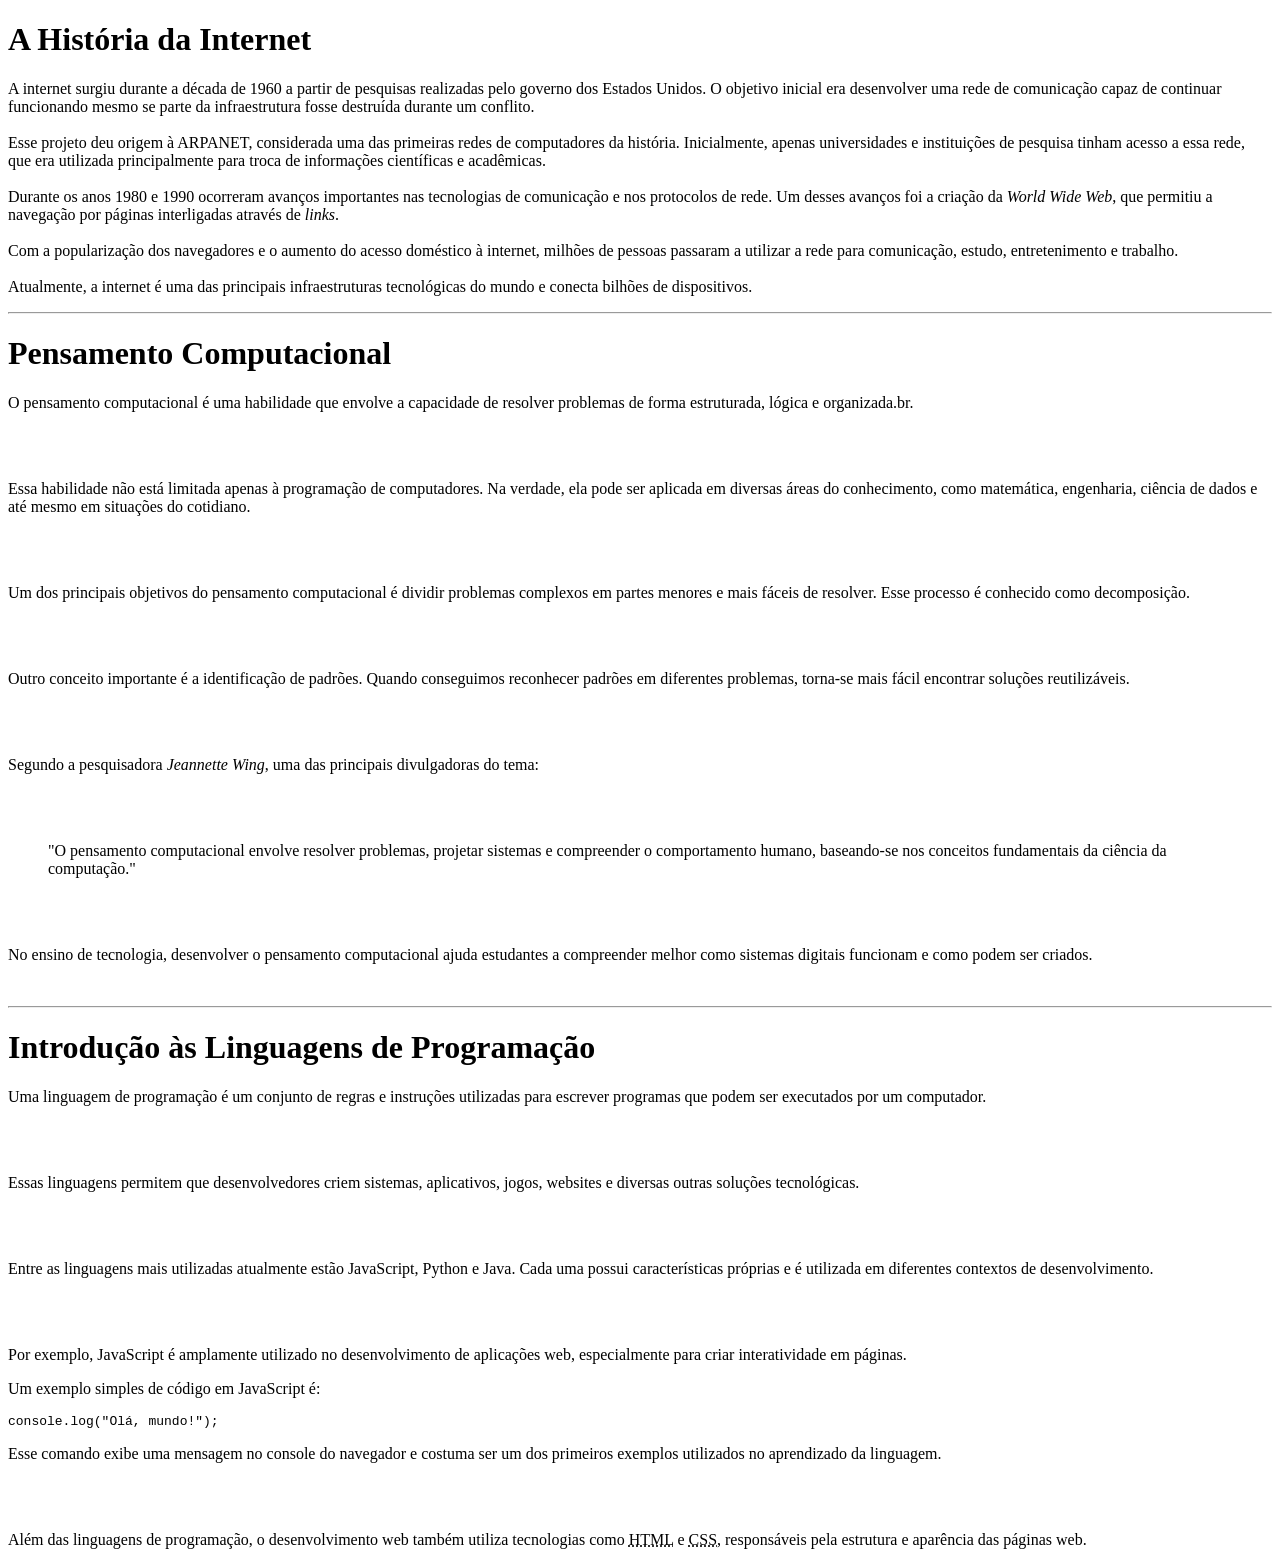
<file: atv1/index.html>
<!DOCTYPE html>
<html lang="pt-br">
<head>
    <meta charset="UTF-8">
    <meta name="viewport" content="width=device-width, initial-scale=1.0">
    <title>Atividade 1</title>
</head>
<body>
    <h1>A História da Internet</h1>
    <p>A internet surgiu durante a década de 1960 a partir de pesquisas realizadas pelo governo dos Estados Unidos. O objetivo inicial era desenvolver uma rede de comunicação capaz de continuar funcionando mesmo se parte da infraestrutura fosse destruída durante um conflito.<br><br>


    Esse projeto deu origem à ARPANET, considerada uma das primeiras redes de computadores da história. Inicialmente, apenas universidades e instituições de pesquisa tinham acesso a essa rede, que era utilizada principalmente para troca de informações científicas e acadêmicas.<br><br>


    Durante os anos 1980 e 1990 ocorreram avanços importantes nas tecnologias de comunicação e nos protocolos de rede. Um desses avanços foi a criação da <em>World Wide Web</em>, que permitiu a navegação por páginas interligadas através de <em>links</em>.<br><br>


    Com a popularização dos navegadores e o aumento do acesso doméstico à internet, milhões de pessoas passaram a utilizar a rede para comunicação, estudo, entretenimento e trabalho.<br><br>


    Atualmente, a internet é uma das principais infraestruturas tecnológicas do mundo e conecta bilhões de dispositivos.<br></p>

    <hr>

    <h1>Pensamento Computacional</h1>

    <p>O pensamento computacional é uma habilidade que envolve a capacidade de resolver problemas de forma estruturada, lógica e organizada.br.</p><br><br>

    <p>Essa habilidade não está limitada apenas à programação de computadores. Na verdade, ela pode ser aplicada em diversas áreas do conhecimento, como matemática, engenharia, ciência de dados e até mesmo em situações do cotidiano.</p><br><br>

    <p>Um dos principais objetivos do pensamento computacional é dividir problemas complexos em partes menores e mais fáceis de resolver. Esse processo é conhecido como decomposição.</p><br><br>

    <p>Outro conceito importante é a identificação de padrões. Quando conseguimos reconhecer padrões em diferentes problemas, torna-se mais fácil encontrar soluções reutilizáveis.</p><br><br>

    <p>Segundo a pesquisadora <cite>Jeannette Wing</cite>, uma das principais divulgadoras do tema:</p><br><br>

    <blockquote>"O pensamento computacional envolve resolver problemas, projetar sistemas e compreender o comportamento humano, baseando-se nos conceitos fundamentais da ciência da computação."</blockquote><br><br>

    <p>No ensino de tecnologia, desenvolver o pensamento computacional ajuda estudantes a compreender melhor como sistemas digitais funcionam e como podem ser criados.</p><br>

    <hr>

    <h1>Introdução às Linguagens de Programação</h1>

    <p>Uma linguagem de programação é um conjunto de regras e instruções utilizadas para escrever programas que podem ser executados por um computador.</p><br><br>

    <p>Essas linguagens permitem que desenvolvedores criem sistemas, aplicativos, jogos, websites e diversas outras soluções tecnológicas.</p><br><br>

    <p>Entre as linguagens mais utilizadas atualmente estão JavaScript, Python e Java. Cada uma possui características próprias e é utilizada em diferentes contextos de desenvolvimento.</p><br><br>

    <p>Por exemplo, JavaScript é amplamente utilizado no desenvolvimento de aplicações web, especialmente para criar interatividade em páginas.</p>

    <p>Um exemplo simples de código em JavaScript é:</p>

    <pre><code>console.log("Olá, mundo!");</code></pre>

    <p>Esse comando exibe uma mensagem no console do navegador e costuma ser um dos primeiros exemplos utilizados no aprendizado da linguagem.</p><br><br>

    <p>Além das linguagens de programação, o desenvolvimento web também utiliza tecnologias como <abbr title="HyperText Markup Language">HTML</abbr> e <abbr title="Cascading Style Sheets">CSS</abbr>, responsáveis pela estrutura e aparência das páginas web.</p>
</body>
</html>
</file>
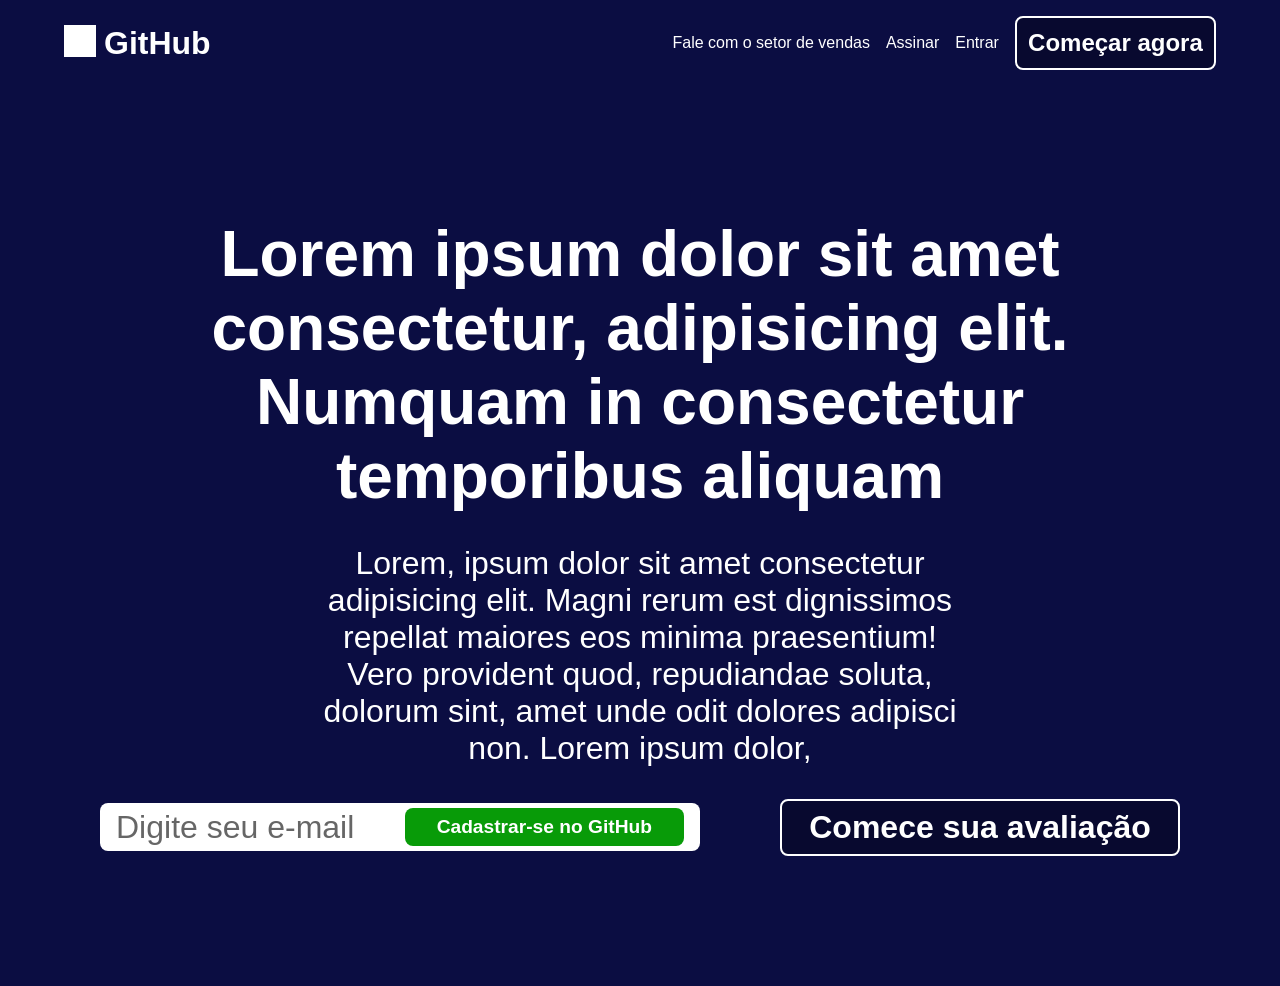
<file: atv3/ex3/index.html>
<!DOCTYPE html>
<html lang="en">
<head>
    <meta charset="UTF-8">
    <meta name="viewport" content="width=device-width, initial-scale=1.0">
    <title>Exercício 3</title>
    <link rel="stylesheet" href="style.css">
</head>
<body>
    <header>
        <div id="logo">
            <div id="icon"></div>
            <h1>GitHub</h1>
        </div>
        <nav>
            <ul>
                <li>Fale com o setor de vendas</li>
                <li>Assinar</li>
                <li>Entrar</li>
                <li class="button">Começar agora</li>
            </ul>
        </nav>
    </header>

    

    <main>
        <section id="section-text">
            <h2>Lorem ipsum dolor sit amet consectetur, adipisicing elit. Numquam in consectetur temporibus aliquam</h2>
            <p>Lorem, ipsum dolor sit amet consectetur adipisicing elit. Magni rerum est dignissimos repellat maiores eos minima praesentium! Vero provident quod, repudiandae soluta, dolorum sint, amet unde odit dolores adipisci non. Lorem ipsum dolor, </p>
            <div id="buttons-section">
                <div id="button_1">
                    <p>Digite seu e-mail</p>
                    <button id="green-button">Cadastrar-se no GitHub</button>
                </div>
                <div id="button_2">
                    <p>Comece sua avaliação</p>
                </div>
            </div>
        </section>
    </main>

</body>
</html>
</file>
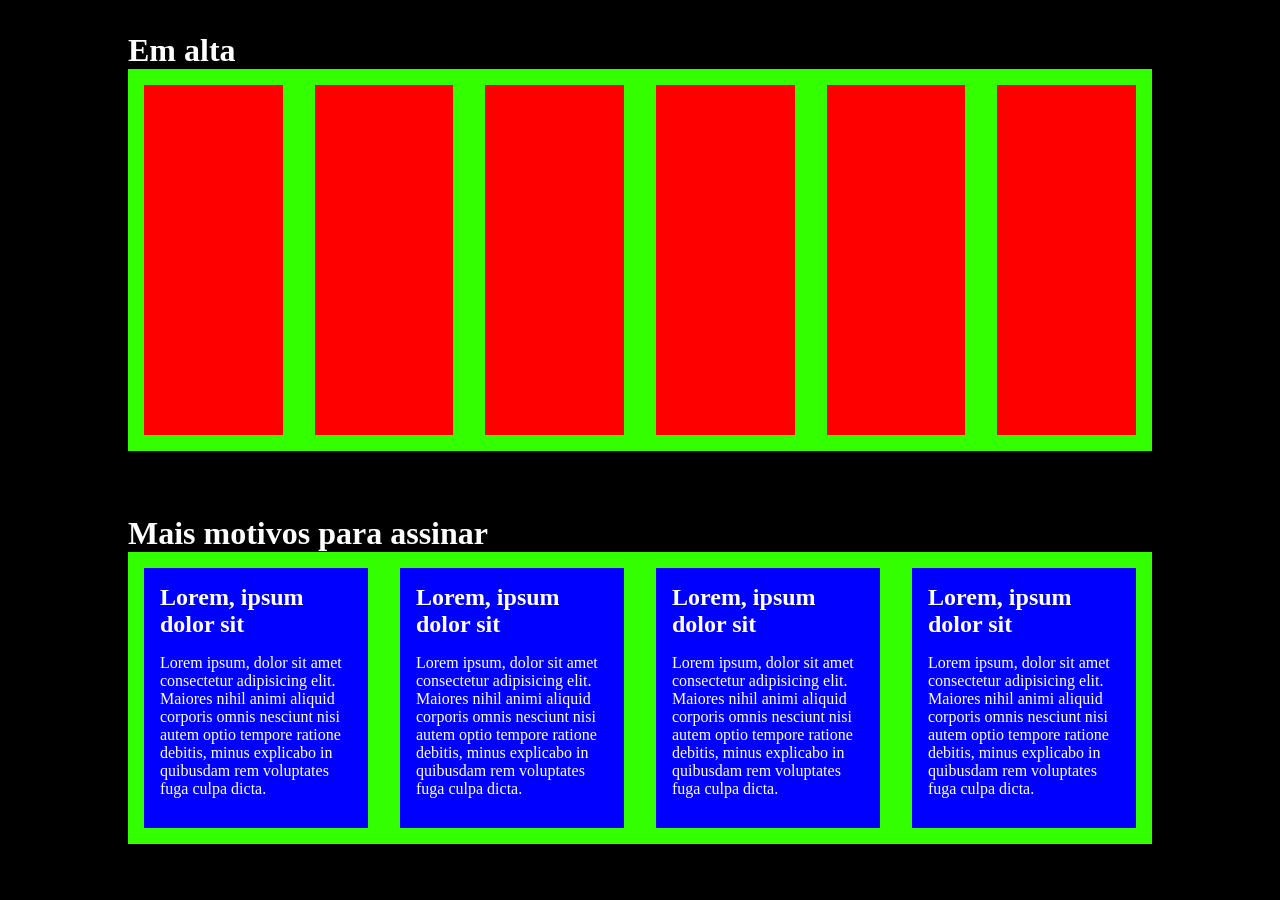
<file: atv3/ex4/index.html>
<!DOCTYPE html>
<html lang="en">
<head>
    <meta charset="UTF-8">
    <meta name="viewport" content="width=device-width, initial-scale=1.0">
    <title>Document</title>
    <link rel="stylesheet" href="style.css">
</head>
<body>
    <section class="sections">
        <h1>Em alta</h1>
        <div class="cards-section">
            <div class="serie-card"></div>
            <div class="serie-card"></div>
            <div class="serie-card"></div>
            <div class="serie-card"></div>
            <div class="serie-card"></div>
            <div class="serie-card"></div>
        </div>
    </section>
    <section class="sections">
        <h1>Mais motivos para assinar</h1>
        <div class="cards-section">
            <div class="info-card">
                <h2 class="info-card-title">Lorem, ipsum dolor sit</h2>
                <p class="info-card-text">Lorem ipsum, dolor sit amet consectetur adipisicing elit. Maiores nihil animi aliquid corporis omnis nesciunt nisi autem optio tempore ratione debitis, minus explicabo in quibusdam rem voluptates fuga culpa dicta.</p>
                <div class="info-card-icon"></div>
            </div>
            <div class="info-card">
                <h2 class="info-card-title">Lorem, ipsum dolor sit</h2>
                <p class="info-card-text">Lorem ipsum, dolor sit amet consectetur adipisicing elit. Maiores nihil animi aliquid corporis omnis nesciunt nisi autem optio tempore ratione debitis, minus explicabo in quibusdam rem voluptates fuga culpa dicta.</p>
                <div class="info-card-icon"></div>
            </div>
            <div class="info-card">
                <h2 class="info-card-title">Lorem, ipsum dolor sit</h2>
                <p class="info-card-text">Lorem ipsum, dolor sit amet consectetur adipisicing elit. Maiores nihil animi aliquid corporis omnis nesciunt nisi autem optio tempore ratione debitis, minus explicabo in quibusdam rem voluptates fuga culpa dicta.</p>
                <div class="info-card-icon"></div>
            </div>
            <div class="info-card">
                <h2 class="info-card-title">Lorem, ipsum dolor sit</h2>
                <p class="info-card-text">Lorem ipsum, dolor sit amet consectetur adipisicing elit. Maiores nihil animi aliquid corporis omnis nesciunt nisi autem optio tempore ratione debitis, minus explicabo in quibusdam rem voluptates fuga culpa dicta.</p>
                <div class="info-card-icon"></div>
            </div>
        </div>
    </section>
</body>
</html>
</file>
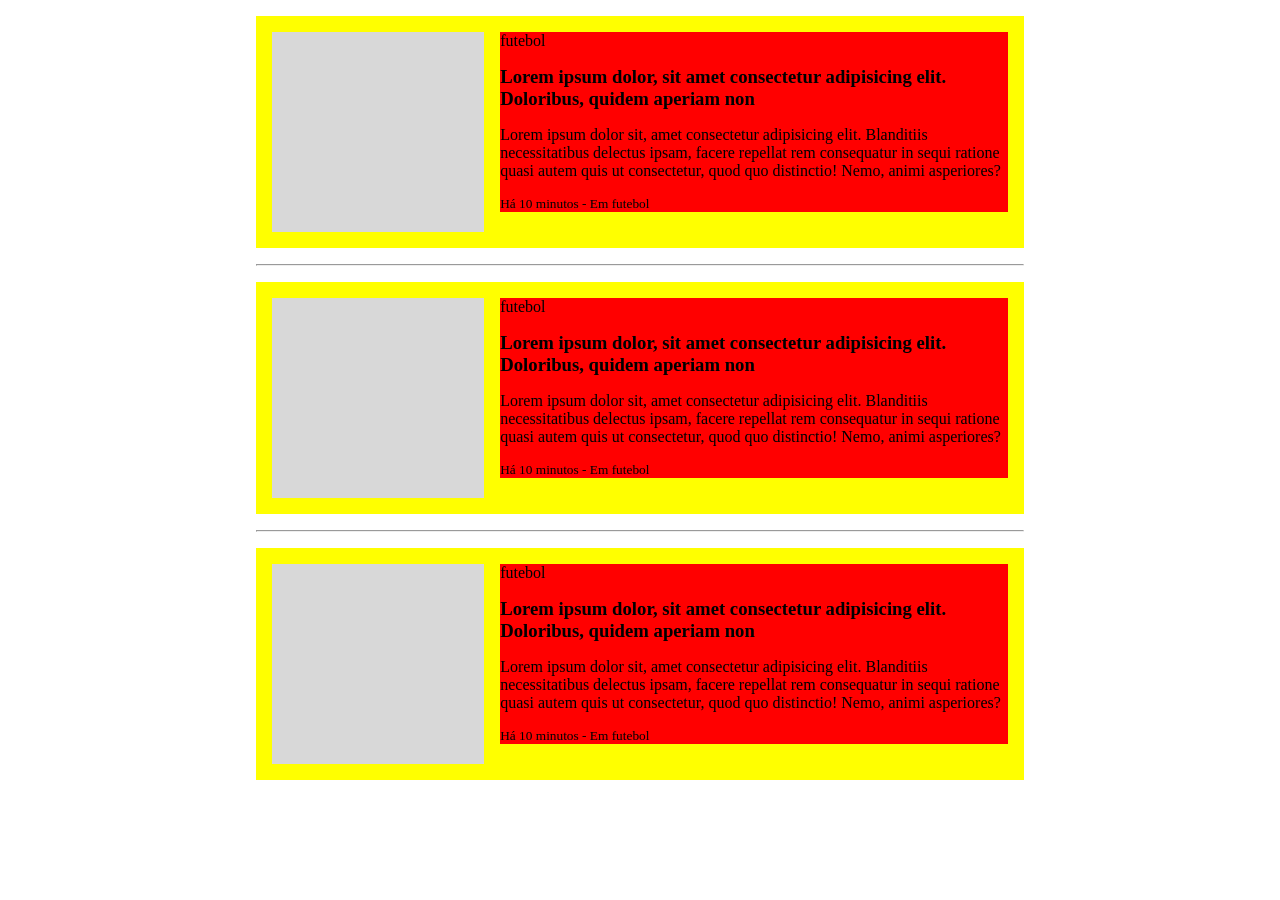
<file: atv3/ex5/index.html>
<!DOCTYPE html>
<html lang="en">
<head>
    <meta charset="UTF-8">
    <meta name="viewport" content="width=device-width, initial-scale=1.0">
    <title>Document</title>
    <link rel="stylesheet" href="style.css">
</head>
<body>
    <section class="news-body">
        <div class="news-image"></div>
        <article class="news-message">
            <p class="news-flag">futebol</p>
            <h1 class="news-title">Lorem ipsum dolor, sit amet consectetur adipisicing elit. Doloribus, quidem aperiam non</h1>
            <p class="news-desc">Lorem ipsum dolor sit, amet consectetur adipisicing elit. Blanditiis necessitatibus delectus ipsam, facere repellat rem consequatur in sequi ratione quasi autem quis ut consectetur, quod quo distinctio! Nemo, animi asperiores?</p>
            <small class="time-stamp">Há 10 minutos - Em futebol</small>
        </article>
    </section>
    <hr>
    <section class="news-body">
        <div class="news-image"></div>
        <article class="news-message">
            <p class="news-flag">futebol</p>
            <h1 class="news-title">Lorem ipsum dolor, sit amet consectetur adipisicing elit. Doloribus, quidem aperiam non</h1>
            <p class="news-desc">Lorem ipsum dolor sit, amet consectetur adipisicing elit. Blanditiis necessitatibus delectus ipsam, facere repellat rem consequatur in sequi ratione quasi autem quis ut consectetur, quod quo distinctio! Nemo, animi asperiores?</p>
            <small class="time-stamp">Há 10 minutos - Em futebol</small>
        </article>
    </section>
    <hr>
    <section class="news-body">
        <div class="news-image"></div>
        <article class="news-message">
            <p class="news-flag">futebol</p>
            <h1 class="news-title">Lorem ipsum dolor, sit amet consectetur adipisicing elit. Doloribus, quidem aperiam non</h1>
            <p class="news-desc">Lorem ipsum dolor sit, amet consectetur adipisicing elit. Blanditiis necessitatibus delectus ipsam, facere repellat rem consequatur in sequi ratione quasi autem quis ut consectetur, quod quo distinctio! Nemo, animi asperiores?</p>
            <small class="time-stamp">Há 10 minutos - Em futebol</small>
        </article>
    </section>
</body>
</html>
</file>
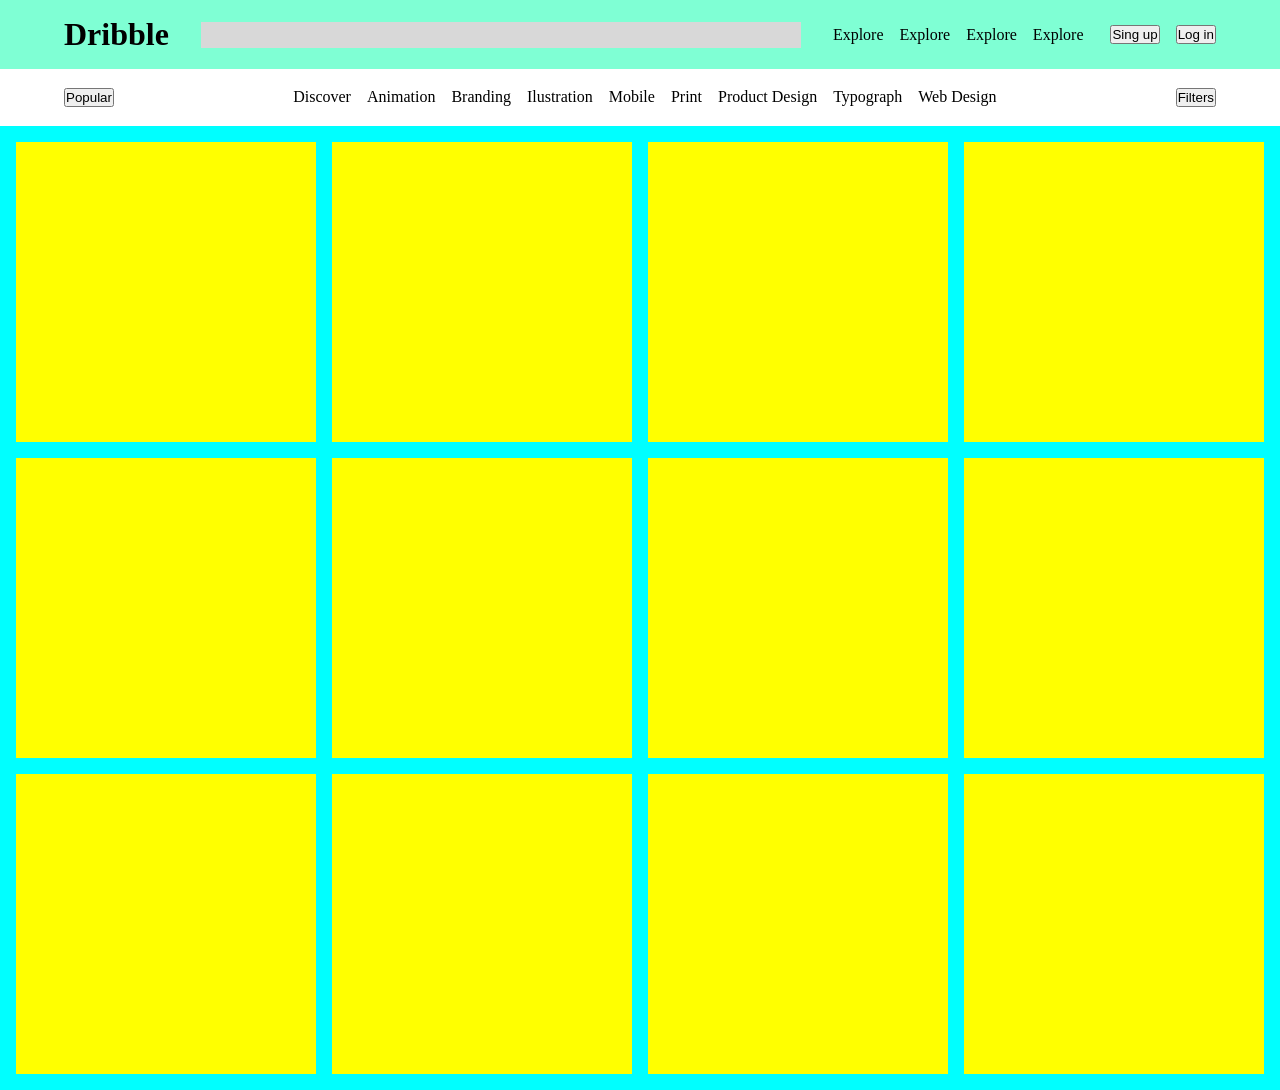
<file: atv3/ex6/index.html>
<!DOCTYPE html>
<html lang="en">
<head>
    <meta charset="UTF-8">
    <meta name="viewport" content="width=device-width, initial-scale=1.0">
    <title>Document</title>
    <link rel="stylesheet" href="style.css">
</head>
<body>
    <header>
        <div id="header-section">
            <h1 id="logo">Dribble</h1>
            <div id="search-input"></div>
            <nav>
                <p>Explore</p>
                <p>Explore</p>
                <p>Explore</p>
                <p>Explore</p>
            </nav>
        </div>
        <div id="header-buttons">
            <button class="sing-up">Sing up</button>
            <button class="log-in">Log in</button>
        </div>
    </header>
    <main>
        <section id="filters">
            <button class="filters-button">Popular</button>
            <div id="filters-container-text">
                <p class="filters-text">Discover</p>
                <p class="filters-text">Animation</p>
                <p class="filters-text">Branding</p>
                <p class="filters-text">Ilustration</p>
                <p class="filters-text">Mobile</p>
                <p class="filters-text">Print</p>
                <p class="filters-text">Product Design</p>
                <p class="filters-text">Typograph</p>
                <p class="filters-text">Web Design</p>
            </div>
            <button class="filters-button">Filters</button>
        </section>
        <section id="designs-section">
            <div class="design-card"></div>
            <div class="design-card"></div>
            <div class="design-card"></div>
            <div class="design-card"></div>
            <div class="design-card"></div>
            <div class="design-card"></div>
            <div class="design-card"></div>
            <div class="design-card"></div>
            <div class="design-card"></div>
            <div class="design-card"></div>
            <div class="design-card"></div>
            <div class="design-card"></div>
        </section>
    </main>
</body>
</html>
</file>
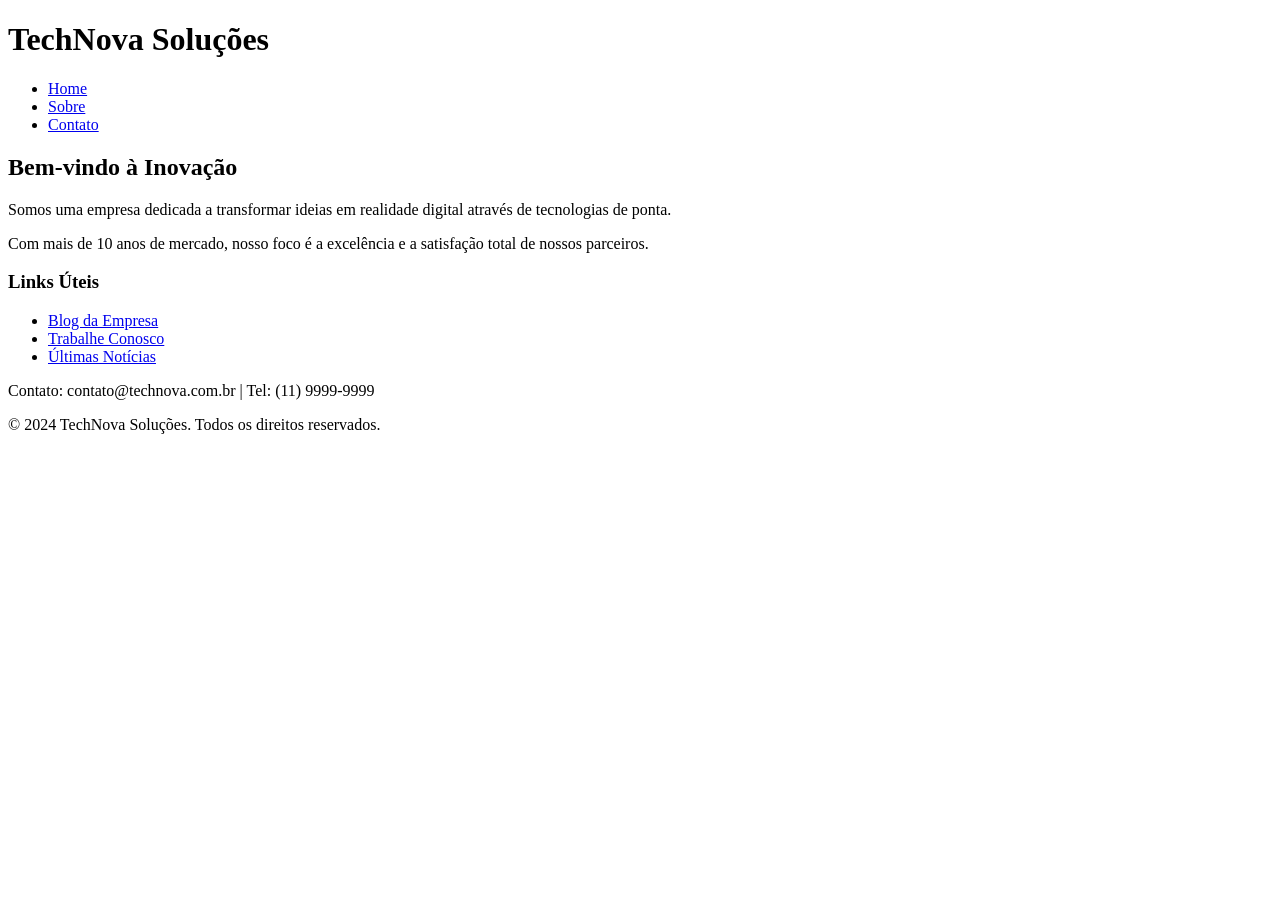
<file: atv2/ex1.html>
<!DOCTYPE html>
<html lang="pt-br">
<head>
    <meta charset="UTF-8">
    <title>Empresa TechNova</title>
</head>
<body>
    <header>
        <h1>TechNova Soluções</h1>
        <nav>
            <ul>
                <li><a href="#">Home</a></li>
                <li><a href="#">Sobre</a></li>
                <li><a href="#">Contato</a></li>
            </ul>
        </nav>
    </header>

    <main>
        <section>
            <h2>Bem-vindo à Inovação</h2>
            <p>Somos uma empresa dedicada a transformar ideias em realidade digital através de tecnologias de ponta.</p>
            <p>Com mais de 10 anos de mercado, nosso foco é a excelência e a satisfação total de nossos parceiros.</p>
        </section>
    </main>

    <aside>
        <h3>Links Úteis</h3>
        <ul>
            <li><a href="#">Blog da Empresa</a></li>
            <li><a href="#">Trabalhe Conosco</a></li>
            <li><a href="#">Últimas Notícias</a></li>
        </ul>
    </aside>

    <footer>
        <p>Contato: contato@technova.com.br | Tel: (11) 9999-9999</p>
        <p>&copy; 2024 TechNova Soluções. Todos os direitos reservados.</p>
    </footer>
</body>
</html>
</file>
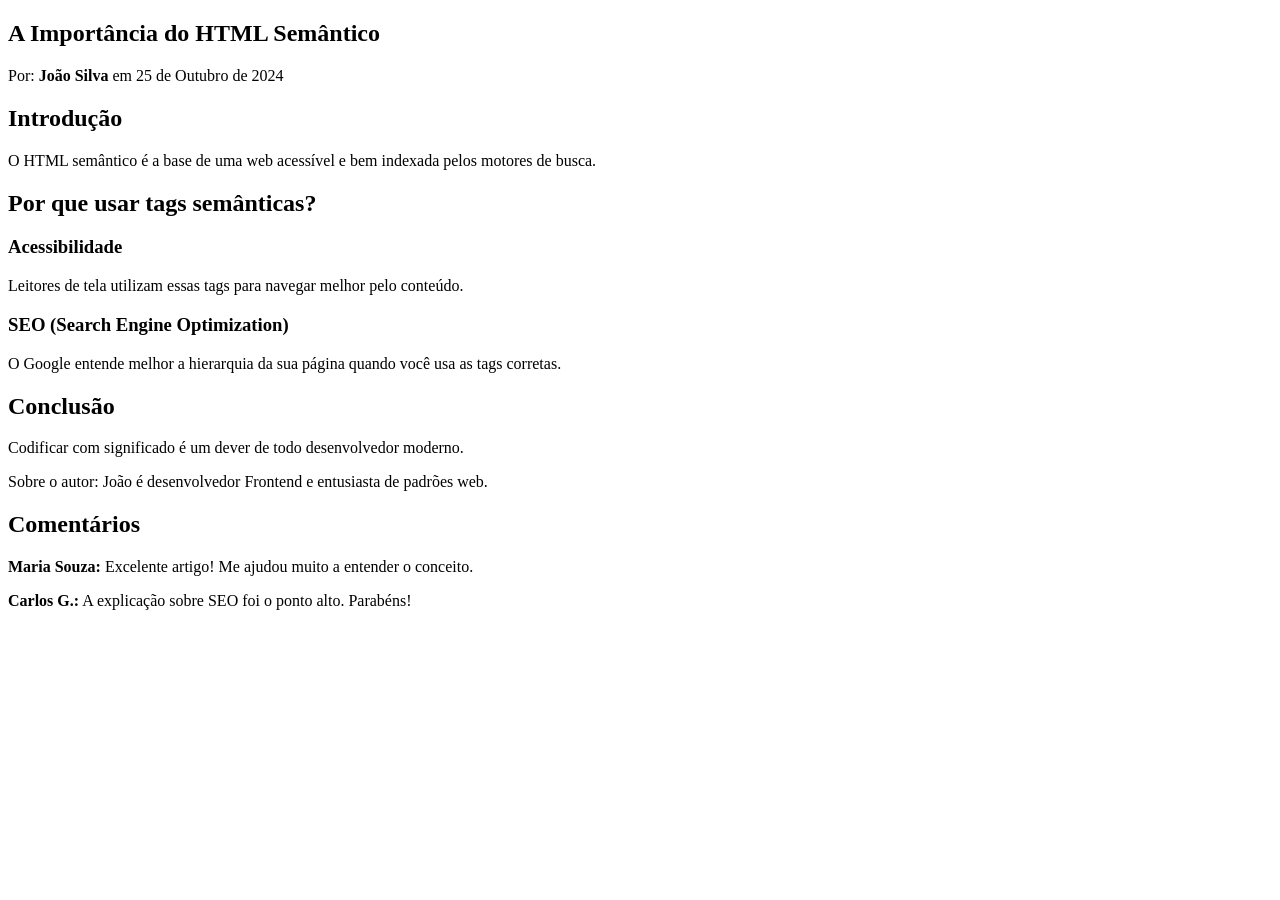
<file: atv2/ex2.html>
<!DOCTYPE html>
<html lang="pt-br">
<head>
    <meta charset="UTF-8">
    <title>Blog Post - Semântica HTML</title>
</head>
<body>
    <article>
        <header>
            <h1>A Importância do HTML Semântico</h1>
            <p>Por: <strong>João Silva</strong> em <time datetime="2024-10-25">25 de Outubro de 2024</time></p>
        </header>

        <section id="introducao">
            <h2>Introdução</h2>
            <p>O HTML semântico é a base de uma web acessível e bem indexada pelos motores de busca.</p>
        </section>

        <section id="desenvolvimento">
            <h2>Por que usar tags semânticas?</h2>
            <h3>Acessibilidade</h3>
            <p>Leitores de tela utilizam essas tags para navegar melhor pelo conteúdo.</p>
            
            <h3>SEO (Search Engine Optimization)</h3>
            <p>O Google entende melhor a hierarquia da sua página quando você usa as tags corretas.</p>
        </section>

        <section id="conclusao">
            <h2>Conclusão</h2>
            <p>Codificar com significado é um dever de todo desenvolvedor moderno.</p>
        </section>

        <footer>
            <p>Sobre o autor: João é desenvolvedor Frontend e entusiasta de padrões web.</p>
        </footer>

        <section id="comentarios">
            <h2>Comentários</h2>
            <article>
                <p><strong>Maria Souza:</strong> Excelente artigo! Me ajudou muito a entender o conceito.</p>
            </article>
            <article>
                <p><strong>Carlos G.:</strong> A explicação sobre SEO foi o ponto alto. Parabéns!</p>
            </article>
        </section>
    </article>
</body>
</html>
</file>
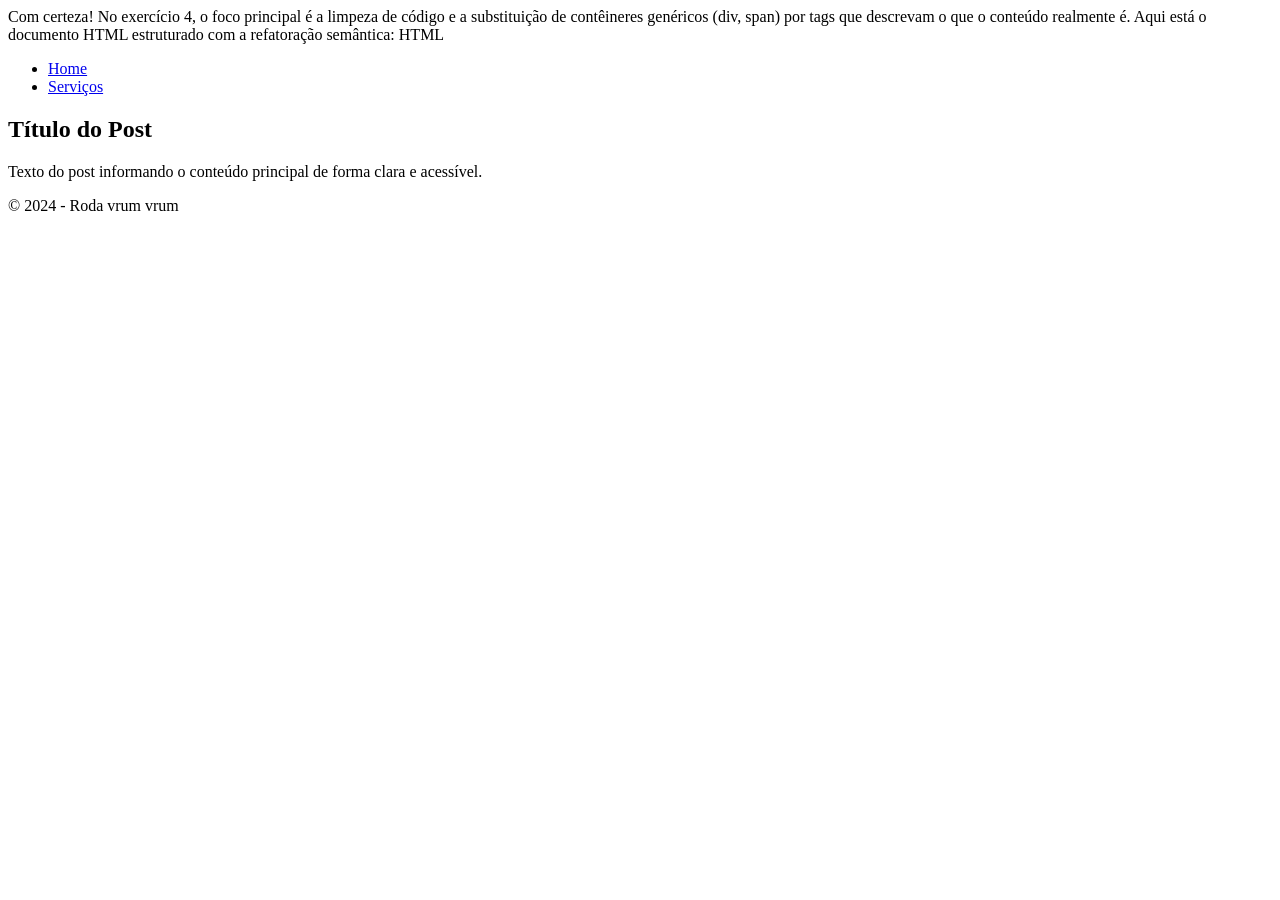
<file: atv2/ex4.html>
Com certeza! No exercício 4, o foco principal é a limpeza de código e a substituição de contêineres genéricos (div, span) por tags que descrevam o que o conteúdo realmente é.

Aqui está o documento HTML estruturado com a refatoração semântica:

HTML
<!DOCTYPE html>
<html lang="pt-br">
<head>
    <meta charset="UTF-8">
    <title>Exercício 04 - Refatoração Semântica</title>
</head>
<body>

    <header>
        <nav>
            <ul>
                <li><a href="#">Home</a></li>
                <li><a href="#">Serviços</a></li>
            </ul>
        </nav>
    </header>

    <main>
        <article>
            <header>
                <h1>Título do Post</h1>
            </header>
            <section>
                <p>Texto do post informando o conteúdo principal de forma clara e acessível.</p>
            </section>
        </article>
    </main>

    <footer>
        <p>&copy; 2024 - Roda vrum vrum</p>
    </footer>

</body>
</html>
</file>
<file: atv3/ex3/style.css>
* {
    margin: 0;
    padding: 0;
    box-sizing: border-box;
    font-family: sans-serif;
}

#logo {
    display: flex;
    gap: 0.5rem;
}

#icon {
    width: 2rem;
    height: 2rem;
    background-color: #fff;
}

header {
    max-width: 100vw;
    padding: 1rem 4rem;
    display: flex;
    justify-content: space-between;
    align-items: center;
    top: 0;
    background-color: #0B0D42;
    color: #fff;
}

nav ul {
    list-style: none;
    display: flex;
    align-items: center;
    gap: 1rem;
}

main {
    display: flex;
    width: 100%;
    height: 100vh; 
}

#section-text {
    width: 100%;
    color: #fff;
    background-color: #0B0D42;
    display: flex;
    flex-direction: column;
    align-items: center;
    justify-content: center;
    text-align: center;
    gap: 2rem;
    padding: 6rem;
}

#section-text h2 {
    font-size: 4rem;
    font-weight: bold;

}

#section-text p {
    font-size: 2rem;
    width: 60%;
}

#section-text .button {
    margin-left: -30rem;
}

li:hover {
    cursor: pointer;
}

#buttons-section {
    width: 100%;
    display: flex;
    align-items: center;
    justify-content: center;
    gap: 5rem;
}

#button_1 {
    width: 600px;
    height: 3rem;
    padding: 1rem;
    display: flex;
    align-items: center;
    justify-content: space-between;
    background-color: #fff;
    color: rgba(0, 0, 0, 0.6);
    border-radius: 0.5rem;
}

#button_1 p {
    width: auto;
}

#button_1 button {
    width: auto;
    background-color: rgb(8, 155, 8);
    color: #fff;
    font-weight: bold;
    font-size: 1.2rem;
    border: none;
    padding: 0.5rem 2rem;
    border-radius: 0.5rem;
}

#button_2 {
    width: 400px;
    align-items: center;
    justify-content: center;
    font-size: 1.5rem !important;
    padding: 0.5rem;
    background-color: #00000049;
    border: 2px solid #fff;
    border-radius: 0.5rem;
    color: #fff;
    font-weight: bolder;
}
#button_2 p {
    width: auto;
}
.button {
    font-size: 1.5rem !important;
    padding: 0.7rem;
    background-color: #00000049;
    border: 2px solid #fff;
    border-radius: 0.5rem;
    color: #fff;
    font-weight: bolder;
}
</file>
<file: atv3/ex4/style.css>
* {
    margin: 0;
    padding: 0;
    box-sizing: border-box;
}

body {
    display: flex;
    flex-direction: column;
    align-items: center;
    background-color: black;
    width: 100vw;
    height: 100vh;
}

.sections {
    margin: 2rem 0;
    width: 80%;
    display: flex;
    flex-direction: column;
}

h1 {
    color: #fff;
    font-size: 2rem;
    font-weight: bold;
}

.cards-section {
    display: flex;
    justify-content: center;
    height: fit-content;
    gap: 2rem;
    background-color: rgb(51, 255, 0);
    padding: 1rem;
}

.serie-card {
    width: 300px;
    height: 350px;
    background-color: red;
}

.info-card {
    width: 350px;
    height: 260px;
    background-color: blue;
    display: flex;
    flex-direction: column;
    padding: 1rem;
    color: #fff;
    gap: 1rem;
}

.info-card-title {
    font-weight: bold;
}

.info-card-icon {
    width: 80px;
    height: 80px;
    background-color: purple;
    align-self: flex-end;
}
</file>
<file: atv3/ex5/style.css>
* {
    margin: 0;
    padding: 0;
    box-sizing: border-box;
}

body {
    width: 100vw;
    height: 100vh;
    display: flex;
    flex-direction: column;
    align-items: center;
}

hr {
    width: 60%;
}

.news-body {
    width: 60vw;
    height: fit-content;
    display: flex;
    background-color: yellow;
    padding: 1rem;
    gap: 1rem;
    margin: 1rem;
}

.news-image {
    width: 600px;
    height: 200px;
    background-color: rgb(216, 216, 216);
}

.news-message {
    height: fit-content;
    background-color: red;
    display: flex;
    flex-direction: column;
    row-gap: 1rem;
}
</file>
<file: atv3/ex6/style.css>
* {
    margin: 0;
    padding: 0;
    box-sizing: border-box;
}

body {
    width: 100%;
    height: fit-content;
}

header {
    background-color: aquamarine;
    width: 100%;
    display: flex;
    justify-content: space-between;
    align-items: center;
    padding: 1rem 4rem;
}

#header-section {
    display: flex;
    gap: 2rem;
    align-items: center;
}

#search-input {
    width: 600px;
    height: 26px;
    background-color: rgb(216, 216, 216);
}

nav {
    display: flex;
    gap: 1rem;
}

#logo {
    position: relative;
    align-self: self-start;
}

#header-buttons {
    display: flex;
    gap: 1rem;
}

#filters {
    width: 100%;
    display: flex;
    justify-content: space-between;
    padding: 1.2rem 4rem;
}

#filters-container-text {
    display: flex;
    gap: 1rem
}

#designs-section {
    display: grid;;
    grid-template-columns: 1fr 1fr 1fr 1fr;
    grid-template-rows: auto;
    gap: 1rem;
    background-color: aqua;
    padding: 1rem;
}

.design-card {
    
    width: 100%;
    height: 300px;
    background-color: yellow;
}
</file>
